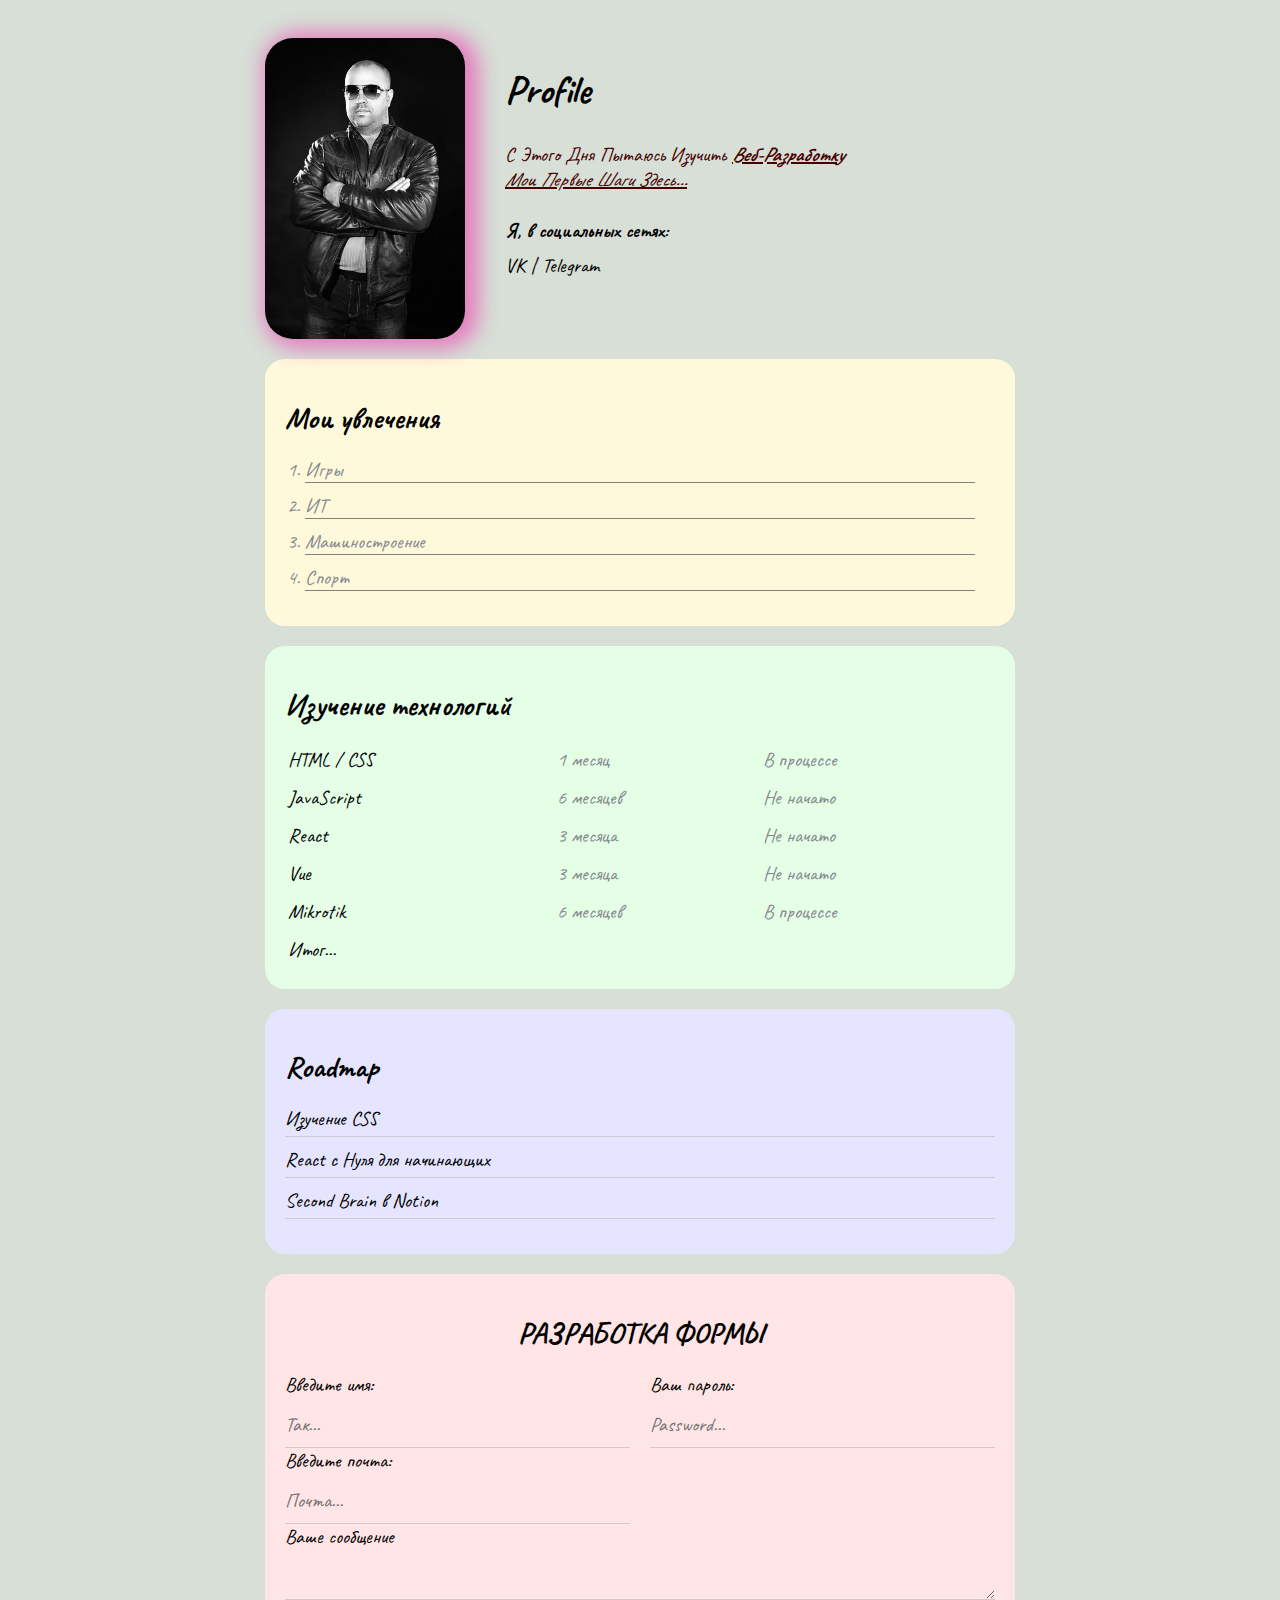
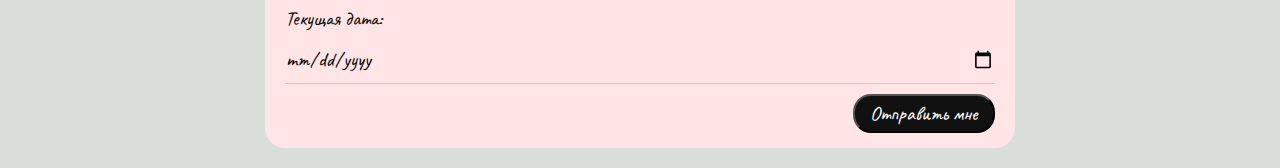
<file: index.html>
<!DOCTYPE html>
<html lang="en">
  <head>
    <meta charset="UTF-8" />
    <meta name="viewport" content="width=device-width, initial-scale=1.0" />
    <title>Profile Denis Sarana</title>
    <link rel="stylesheet" href="./main.css" />
  </head>
  <body>
    <div class="container">
      <div class="header">
        <img src="./img/1.jpg" class="avatar" alt="Denis Sarana" />
        <div class="header-text">
          <h1>Profile</h1>
          <p>
            С этого дня пытаюсь изучить <em><strong>веб-разработку</strong></em>
          </p>
          <p class="header__desc">Мои первые шаги здесь...</p>
          <h4>Я, в социальных сетях:</h4>
          <a href="https://vk.com/new2008id" target="_blank">VK</a>
          |
          <a href="https://t.me/new2008id" target="_blank">Telegram</a>
        </div>
      </div>
      <div class="card bg-yellow">
        <h2>Мои увлечения</h2>
        <ol class="list">
          <li>Игры</li>
          <li>ИТ</li>
          <li>Машиностроение</li>
          <li>Спорт</li>
        </ol>
      </div>
      <div class="card bg-green">
        <h2>Изучение технологий</h2>
        <table class="table">
          <!-- <thead>
            <tr>
              <th>Имя</th>
              <th>Время на обучение</th>
              <th>Изучена/Не изучена</th>
            </tr>
          </thead> -->
          <tbody>
            <tr>
              <td>HTML / CSS</td>
              <td>1 месяц</td>
              <td>В процессе</td>
            </tr>
            <tr>
              <td>JavaScript</td>
              <td>6 месяцев</td>
              <td>Не начато</td>
            </tr>
            <tr>
              <td>React</td>
              <td>3 месяца</td>
              <td>Не начато</td>
            </tr>
            <tr>
              <td>Vue</td>
              <td>3 месяца</td>
              <td>Не начато</td>
            </tr>
            <tr>
              <td>Mikrotik</td>
              <td>6 месяцев</td>
              <td>В процессе</td>
            </tr>
          </tbody>
          <tfoot>
            <tr>
              <td colspan="3">Итог...</td>
            </tr>
          </tfoot>
        </table>
      </div>

      <div class="card bg-blue">
        <h2>Roadmap</h2>
        <ul class="card-list">
          <li>
            <a
              href="https://www.youtube.com/watch?v=SpCUuyZZTp8"
              target="_blank"
              >Изучение CSS</a
            >
          </li>
          <li>
            <a
              href="https://www.youtube.com/watch?v=kz23xxukY5s"
              target="_blank"
              >React с Нуля для начинающих</a
            >
          </li>
          <li>
            <a
              href="https://www.youtube.com/watch?v=BpljTtWH4fs&t"
              target="_blank"
              >Second Brain в Notion</a
            >
          </li>
        </ul>
      </div>

      <div class="contact">
        <div class="card bg-red">
          <h2>Разработка формы</h2>
          <form accept="/">
            <div class="row">
              <div class="form-group">
                <label for="name">Введите имя: </label>
                <input type="text" id="name" placeholder="Так..." />
                <label for="email">Введите почта: </label>
                <input type="email" id="email" placeholder="Почта..." />
              </div>
              <div class="form-group">
                <label for="password">Ваш пароль: </label>
                <input
                  type="password"
                  id="password"
                  placeholder="Password..."
                />
              </div>
            </div>
            <div class="form-group">
              <label for="message">Ваше сообщение</label>
              <textarea name="text" id="text" cols="10" rows="1"></textarea>
              <br />
              <label for="date">Текущая дата: </label>
              <input type="date" id="date" placeholder="Date..." />
            </div>
            <input class="btn" type="submit" value="Отправить мне" />
          </form>
        </div>
      </div>
    </div>
    <!-- <cite>Гарри Поттер</cite> -->
  </body>
</html>
</file>
<file: main.css>
@import url('https://fonts.googleapis.com/css2?family=Caveat:wght@500&display=swap');

/* * {
  margin: 0;
  padding: 0;
} */

body {
  background-color: #d7dfd7;
  color: rgb(3, 3, 3);

  font-size: 20px;
  font-weight: normal;
  font-family: 'Caveat', cursive;

  /* font: normal 20px 'Caveat', cursive; */
}

a {
  text-decoration: none;
  color: #000;
}

a:hover {
  text-decoration: underline;
}

a:active {
  color: green;
}

a:visited {
  color: red;
}

.container {
  max-width: 750px;
  margin: auto;
  padding-top: 30px;
}

.avatar {
  width: 200px;
  border-radius: 28px;
  box-shadow: 6px 2px 20px 8px rgba(245, 2, 160, 0.433);
}

.header {
  margin-bottom: 20px;
  display: flex;
}

@media (max-width: 700px) {
  .header {
    display: block;
    text-align: center;
  }
}

.header-text {
  margin-left: 40px;
}

.header-text h4 {
  margin-bottom: 10px;
}

.header p {
  color: #480101;
  margin: 0;
  padding: 0;
  text-transform: capitalize;
}

.header em {
  text-decoration: underline;
}

.header__desc {
  font-style: italic;
  text-decoration: underline;
}

/* .social {
  background-color: green;
  padding: 15px;
  border: 5px solid #480101;
  border-bottom: dotted;
  margin: 20px;
} */

.bg-yellow {
  background: #fff9dc;
}

.bg-green {
  background: #e5ffe7;
}

.bg-red {
  background: #ffe5e5;
}

.bg-blue {
  background: #e5e5ff;
}

.card {
  padding: 15px 20px;
  margin-bottom: 20px;
  border-radius: 20px;
}

.card h2 {
  margin-bottom: 20px;
}

.list {
  padding: 0 20px;
  /* list-style: none; */
}

.list li {
  color: #86898f;
  margin-bottom: 10px;
  border-bottom: 1px solid grey;
}

.table {
  width: 100%;
}

.table td {
  padding-bottom: 10px;
}

.table td:nth-child(2),
.table td:nth-child(3) {
  color: #86898f;
}

.card-list {
  list-style: none;
  padding: 0;
}

.card-list li {
  margin-bottom: 10px;
  padding-bottom: 5px;
  border-bottom: 1px solid #ccc;
}

.contact h2 {
  text-align: center;
  text-transform: uppercase;
  font-style: normal;
}

.form-group label {
  display: block;
}

.form-group input,
.form-group textarea {
  width: 100%;
  box-sizing: border-box;
  border: none;
  background: transparent;
  border-bottom: 1px solid #ccc;
  color: #000;
  padding: 15px 0 10px;
  outline: none;
  font-family: inherit;
  font-size: inherit;
}

.row {
  display: flex;
}

.row > .form-group {
  width: 50%;
  margin-right: 20px;
}

.row > .form-group:last-child {
  margin-right: 0px;
}

.btn {
  margin-left: 80%;
  margin-top: 10px;
  background-color: #111;
  padding: 5px 15px;
  color: #fff;
  border-radius: 18px;
  font-family: inherit;
  font-size: inherit;
  cursor: pointer;  
}

.btn:hover {
  opacity: .9;
}
</file>
